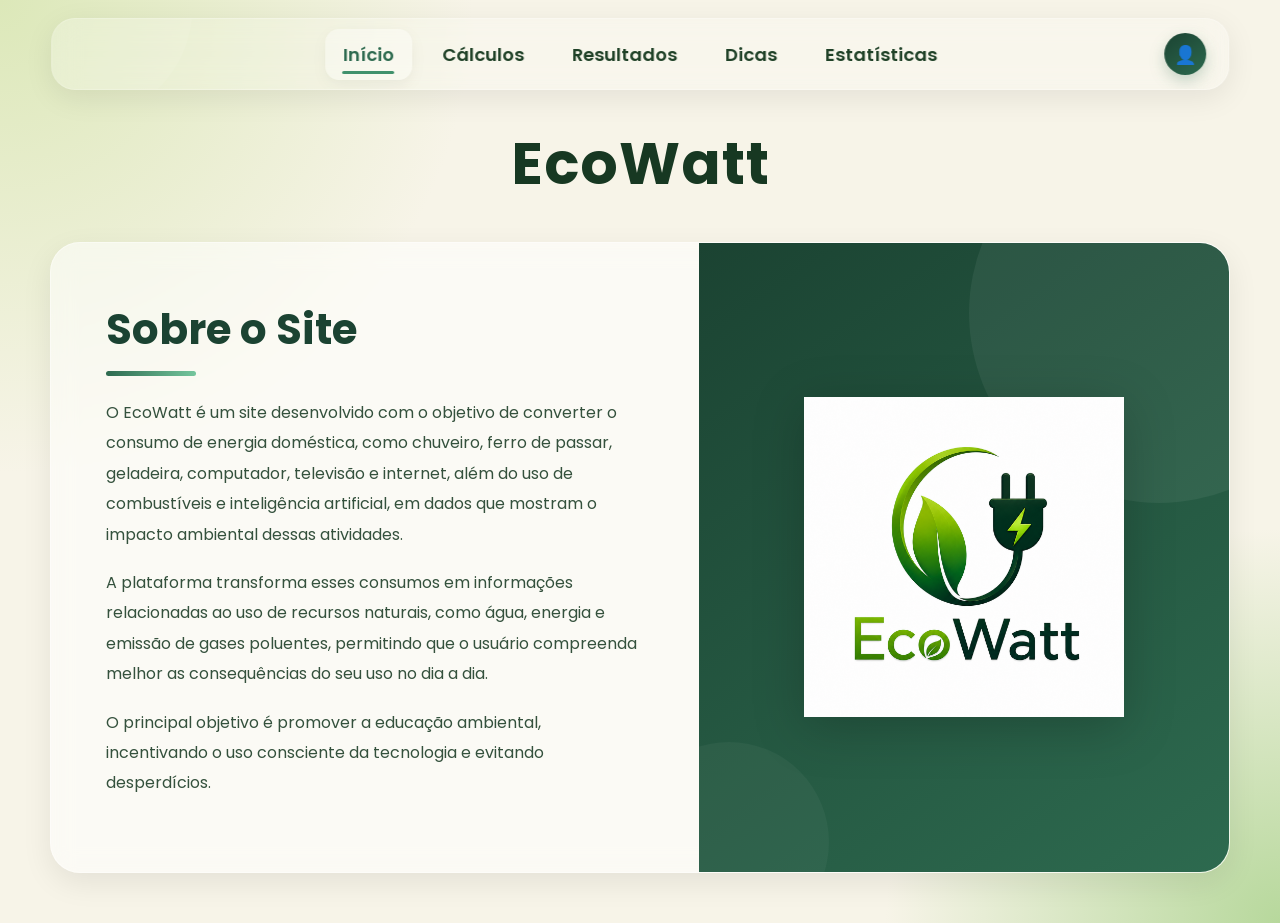
<file: index.html>
<!DOCTYPE html>
<html lang="pt-br">
<head>
<meta charset="UTF-8">
<title>EcoWatt - Início</title>

<link rel="stylesheet" href="style.css">
<link rel="stylesheet" href="navbar.css">
</head>

<body>

<div id="navbar"></div>

<h1>EcoWatt</h1>

<div class="container">
    <div class="bloco">

        <div class="conteudo">

            
            <div class="texto">

                <h2>Sobre o Site</h2>

                <p>
                    O EcoWatt é um site desenvolvido com o objetivo de converter o consumo
                    de energia doméstica, como chuveiro, ferro de passar, geladeira,
                    computador, televisão e internet, além do uso de combustíveis e
                    inteligência artificial, em dados que mostram o impacto ambiental
                    dessas atividades.
                </p>

                <p>
                    A plataforma transforma esses consumos em informações relacionadas
                    ao uso de recursos naturais, como água, energia e emissão de gases
                    poluentes, permitindo que o usuário compreenda melhor as consequências
                    do seu uso no dia a dia.
                </p>

                <p>
                    O principal objetivo é promover a educação ambiental, incentivando
                    o uso consciente da tecnologia e evitando desperdícios.
                </p>

            </div>

            
            <div class="imagem">
                <img src="img/EcoWatt.png" alt="Logo EcoWatt">
            </div>

        </div>

    </div>
</div>

<script src="navbar.js"></script>

</body>
</html>
</file>
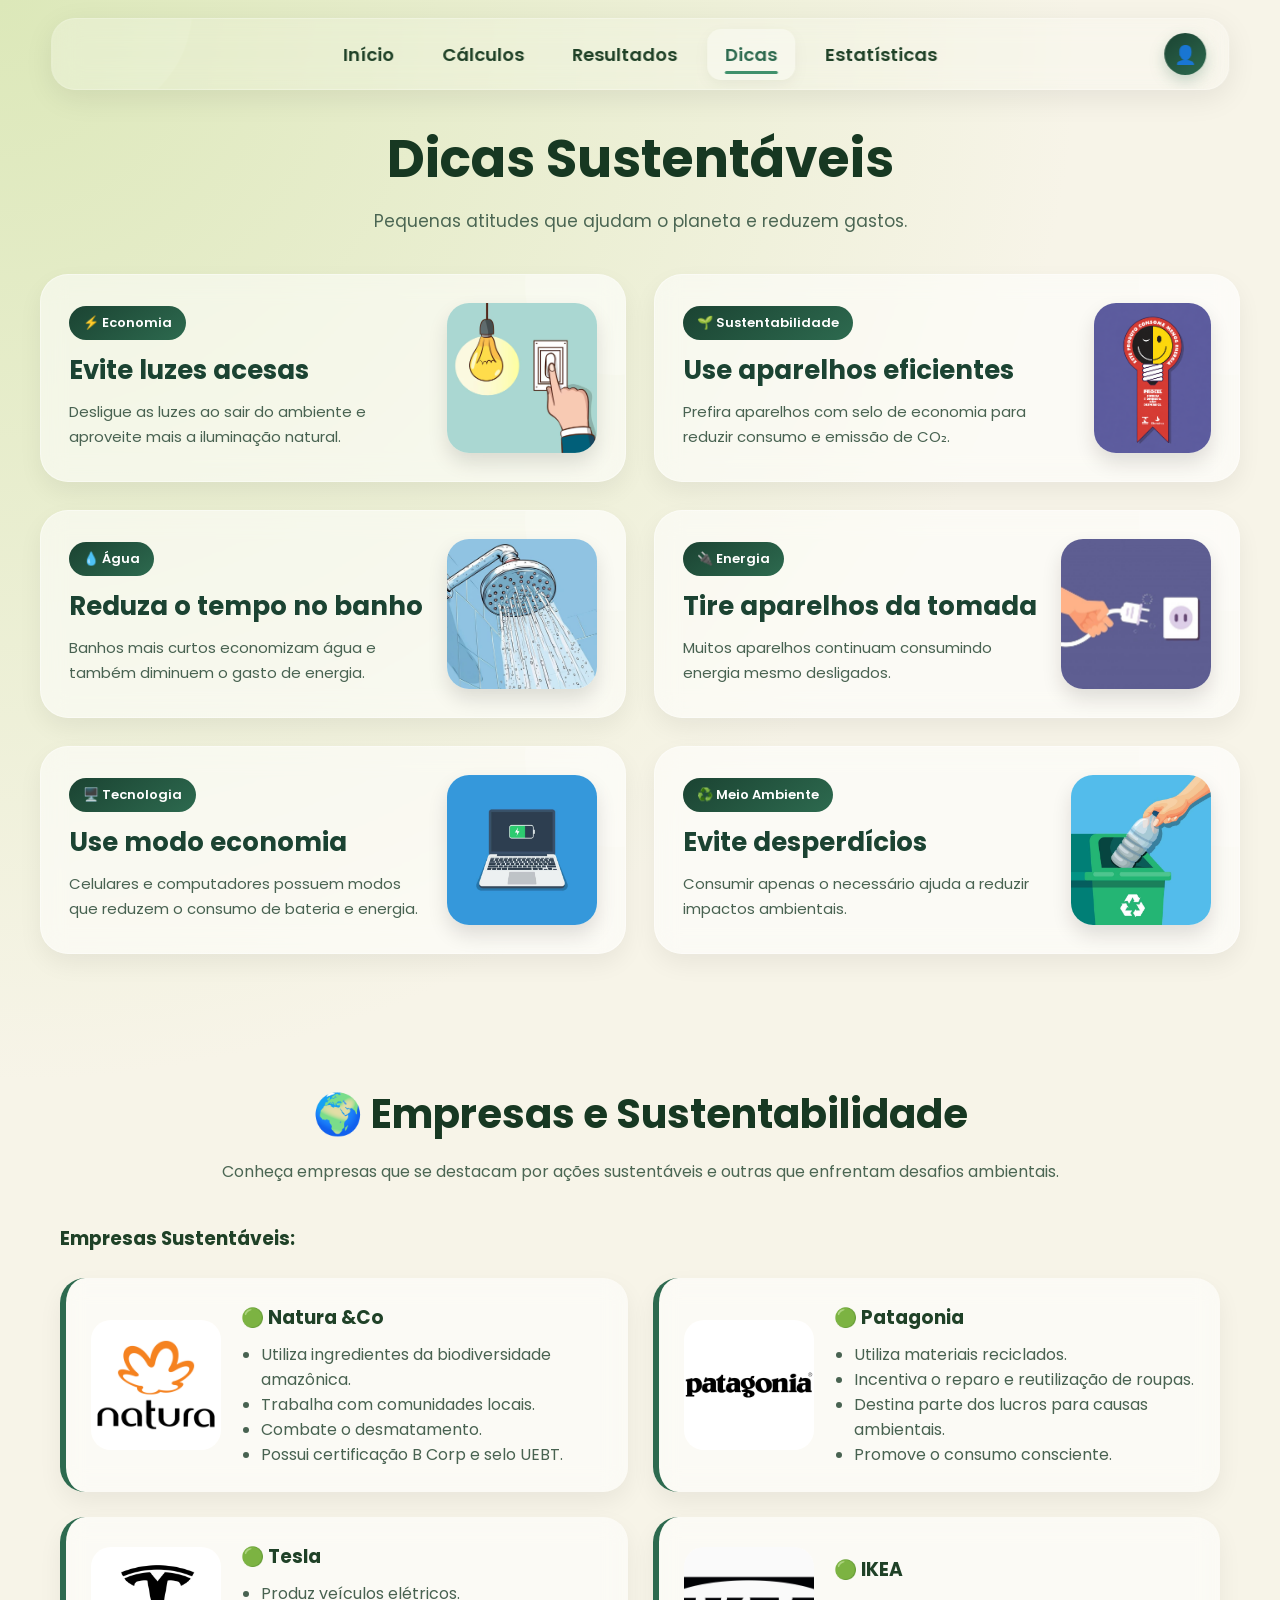
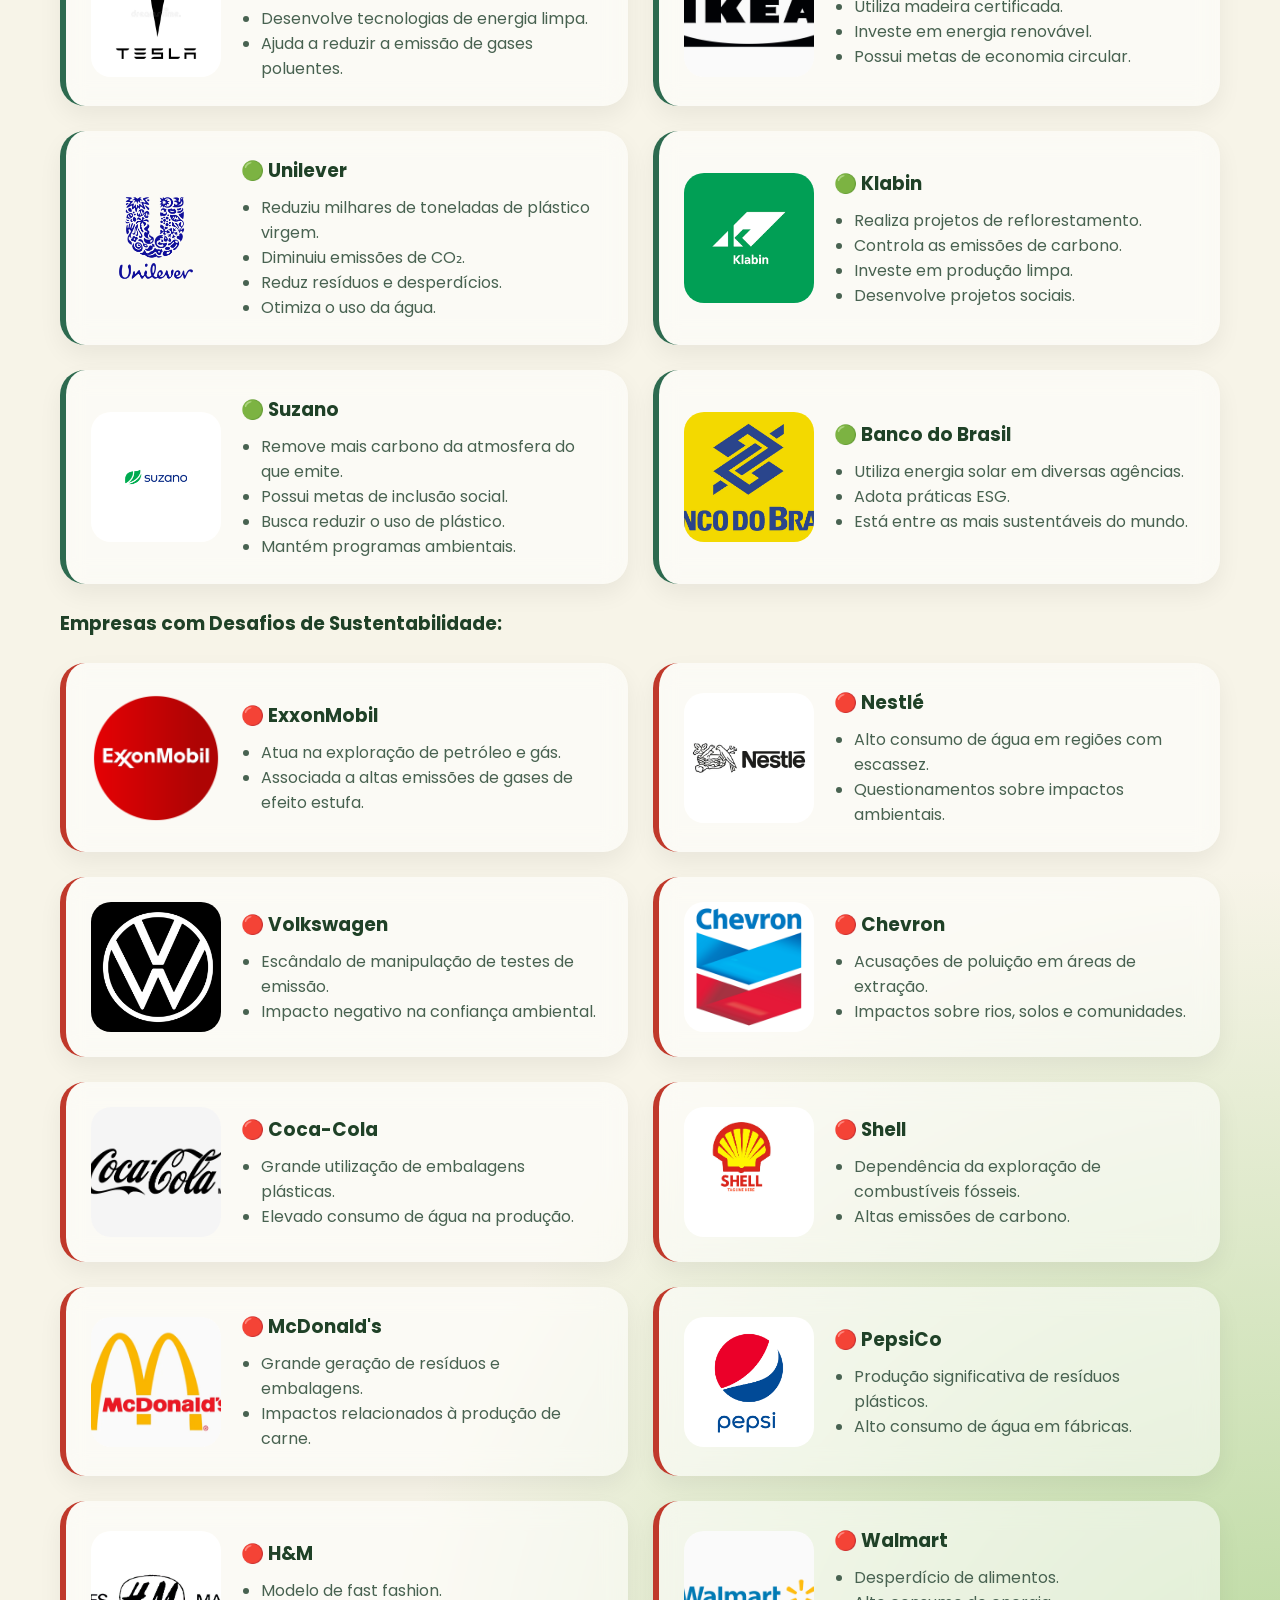
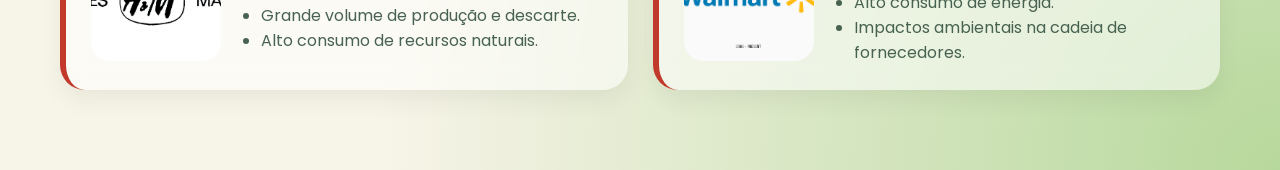
<file: dicas.html>
<!DOCTYPE html>
<html lang="en">
<head>
    <meta charset="UTF-8">
    <meta name="viewport" content="width=device-width, initial-scale=1.0">
    <title>Document</title>
    <link rel="stylesheet" href="dicas.css">  
    <link rel="stylesheet" href="navbar.css"> 
</head>
<body>

    <div id="navbar"></div>

    <h1>Dicas Sustentáveis</h1>

    <p class="subtitulo">
        Pequenas atitudes que ajudam o planeta e reduzem gastos.
    </p>

    <div class="container">

        <div class="dicas-grid">

            
            <a href="https://pt.scienceaq.com/Energy/1004335150.html" target="_blank" class="dica-link">
                <div class="dica">
                    <div class="texto">
                        <span>⚡ Economia</span>
                        <h3>Evite luzes acesas</h3>
                        <p>
                            Desligue as luzes ao sair do ambiente
                            e aproveite mais a iluminação natural.
                        </p>
                    </div>
                    <img src="img/lampada.avif" alt="Lâmpada">
                </div>
            </a>

           
            <a href="https://www.gov.br/inmetro/pt-br/assuntos/avaliacao-da-conformidade/programa-brasileiro-de-etiquetagem" target="_blank" class="dica-link">
                <div class="dica">
                    <div class="texto">
                        <span>🌱 Sustentabilidade</span>
                        <h3>Use aparelhos eficientes</h3>
                        <p>
                            Prefira aparelhos com selo de economia
                            para reduzir consumo e emissão de CO₂.
                        </p>
                    </div>
                    <img src="img/selo.png" alt="Economia">
                </div>
            </a>

           
            <a href="https://portal6.com.br/2025/08/31/qual-o-tempo-ideal-de-banho-para-gastar-menos-agua-sem-perder-o-conforto-de-acordo-com-pesquisadores/" target="_blank" class="dica-link">
                <div class="dica">
                    <div class="texto">
                        <span>💧 Água</span>
                        <h3>Reduza o tempo no banho</h3>
                        <p>
                            Banhos mais curtos economizam água
                            e também diminuem o gasto de energia.
                        </p>
                    </div>
                    <img src="img/chuveiro.jpg" alt="Banho">
                </div>
            </a>

            
            <a href="https://g1.globo.com/mt/mato-grosso/especial-publicitario/energisa-energia-e-o-clima/noticia/2025/11/13/tirar-os-eletrodomesticos-da-tomada-garante-seguranca-e-economia.ghtml" target="_blank" class="dica-link">
                <div class="dica">
                    <div class="texto">
                        <span>🔌 Energia</span>
                        <h3>Tire aparelhos da tomada</h3>
                        <p>
                            Muitos aparelhos continuam consumindo
                            energia mesmo desligados.
                        </p>
                    </div>
                    <img src="img/tomada.jpg" alt="Tomada">
                </div>
            </a>

          
            <a href="https://support.google.com/android/answer/7664692?hl=pt-BR" target="_blank" class="dica-link">
                <div class="dica">
                    <div class="texto">
                        <span>🖥️ Tecnologia</span>
                        <h3>Use modo economia</h3>
                        <p>
                            Celulares e computadores possuem modos
                            que reduzem o consumo de bateria e energia.
                        </p>
                    </div>
                    <img src="img/economia.jpg" alt="Computador">
                </div>
            </a>

          
            <a href="https://123ecos.com.br/docs/reducao-da-geracao-de-residuos/" target="_blank" class="dica-link">
                <div class="dica">
                    <div class="texto">
                        <span>♻️ Meio Ambiente</span>
                        <h3>Evite desperdícios</h3>
                        <p>
                            Consumir apenas o necessário ajuda
                            a reduzir impactos ambientais.
                        </p>
                    </div>
                    <img src="img/reciclagem.jpg" alt="Reciclagem">
                </div>
            </a>

        </div>

    </div>
            <section class="empresas">

            <h2>🌍 Empresas e Sustentabilidade</h2>

            <p class="subtitulo-empresa">
                Conheça empresas que se destacam por ações sustentáveis e outras que enfrentam desafios ambientais.
            </p>

            <h3>Empresas Sustentáveis:</h3></br>

            <div class="empresa-grid">

                <!-- Natura -->
        <div class="empresa positiva">
            <img src="img/e1.png" alt="Natura">
            <div>
                <h3>🟢 Natura &Co</h3>
                <ul>
                    <li>Utiliza ingredientes da biodiversidade amazônica.</li>
                    <li>Trabalha com comunidades locais.</li>
                    <li>Combate o desmatamento.</li>
                    <li>Possui certificação B Corp e selo UEBT.</li>
                </ul>
            </div>
        </div>

        <!-- Patagonia -->
        <div class="empresa positiva">
            <img src="img/e2.jpg" alt="Patagonia">
            <div>
                <h3>🟢 Patagonia</h3>
                <ul>
                    <li>Utiliza materiais reciclados.</li>
                    <li>Incentiva o reparo e reutilização de roupas.</li>
                    <li>Destina parte dos lucros para causas ambientais.</li>
                    <li>Promove o consumo consciente.</li>
                </ul>
            </div>
        </div>

        <!-- Tesla -->
        <div class="empresa positiva">
            <img src="img/e3.webp" alt="Tesla">
            <div>
                <h3>🟢 Tesla</h3>
                <ul>
                    <li>Produz veículos elétricos.</li>
                    <li>Desenvolve tecnologias de energia limpa.</li>
                    <li>Ajuda a reduzir a emissão de gases poluentes.</li>
                </ul>
            </div>
        </div>

        <!-- IKEA -->
        <div class="empresa positiva">
            <img src="img/e4.png" alt="IKEA">
            <div>
                <h3>🟢 IKEA</h3>
                <ul>
                    <li>Utiliza madeira certificada.</li>
                    <li>Investe em energia renovável.</li>
                    <li>Possui metas de economia circular.</li>
                </ul>
            </div>
        </div>

        <!-- Unilever -->
        <div class="empresa positiva">
            <img src="img/e5.png" alt="Unilever">
            <div>
                <h3>🟢 Unilever</h3>
                <ul>
                    <li>Reduziu milhares de toneladas de plástico virgem.</li>
                    <li>Diminuiu emissões de CO₂.</li>
                    <li>Reduz resíduos e desperdícios.</li>
                    <li>Otimiza o uso da água.</li>
                </ul>
            </div>
        </div>

        <!-- Klabin -->
        <div class="empresa positiva">
            <img src="img/e6.png" alt="Klabin">
            <div>
                <h3>🟢 Klabin</h3>
                <ul>
                    <li>Realiza projetos de reflorestamento.</li>
                    <li>Controla as emissões de carbono.</li>
                    <li>Investe em produção limpa.</li>
                    <li>Desenvolve projetos sociais.</li>
                </ul>
            </div>
        </div>

        <!-- Suzano -->
        <div class="empresa positiva">
            <img src="img/e7.png" alt="Suzano">
            <div>
                <h3>🟢 Suzano</h3>
                <ul>
                    <li>Remove mais carbono da atmosfera do que emite.</li>
                    <li>Possui metas de inclusão social.</li>
                    <li>Busca reduzir o uso de plástico.</li>
                    <li>Mantém programas ambientais.</li>
                </ul>
            </div>
        </div>

        <!-- Banco do Brasil -->
        <div class="empresa positiva">
            <img src="img/e8.jpg" alt="Banco do Brasil">
            <div>
                <h3>🟢 Banco do Brasil</h3>
                <ul>
                    <li>Utiliza energia solar em diversas agências.</li>
                    <li>Adota práticas ESG.</li>
                    <li>Está entre as mais sustentáveis do mundo.</li>
                </ul>
            </div>
        </div>

        <h3>Empresas com Desafios de Sustentabilidade:</h3></br>

        <!-- ExxonMobil -->
        <div class="empresa negativa">
            <img src="img/e9.png" alt="ExxonMobil">
            <div>
                <h3>🔴 ExxonMobil</h3>
                <ul>
                    <li>Atua na exploração de petróleo e gás.</li>
                    <li>Associada a altas emissões de gases de efeito estufa.</li>
                </ul>
            </div>
        </div>

        <!-- Nestlé -->
        <div class="empresa negativa">
            <img src="img/e10.jpg" alt="Nestlé">
            <div>
                <h3>🔴 Nestlé</h3>
                <ul>
                    <li>Alto consumo de água em regiões com escassez.</li>
                    <li>Questionamentos sobre impactos ambientais.</li>
                </ul>
            </div>
        </div>

        <!-- Volkswagen -->
        <div class="empresa negativa">
            <img src="img/e11.jpg" alt="Volkswagen">
            <div>
                <h3>🔴 Volkswagen</h3>
                <ul>
                    <li>Escândalo de manipulação de testes de emissão.</li>
                    <li>Impacto negativo na confiança ambiental.</li>
                </ul>
            </div>
        </div>

        <!-- Chevron -->
        <div class="empresa negativa">
            <img src="img/e12.png" alt="Chevron">
            <div>
                <h3>🔴 Chevron</h3>
                <ul>
                    <li>Acusações de poluição em áreas de extração.</li>
                    <li>Impactos sobre rios, solos e comunidades.</li>
                </ul>
            </div>
        </div>

        <!-- Coca-Cola -->
        <div class="empresa negativa">
            <img src="img/e13.png" alt="Coca-Cola">
            <div>
                <h3>🔴 Coca-Cola</h3>
                <ul>
                    <li>Grande utilização de embalagens plásticas.</li>
                    <li>Elevado consumo de água na produção.</li>
                </ul>
            </div>
        </div>

        <!-- Shell -->
        <div class="empresa negativa">
            <img src="img/e14.jpg" alt="Shell">
            <div>
                <h3>🔴 Shell</h3>
                <ul>
                    <li>Dependência da exploração de combustíveis fósseis.</li>
                    <li>Altas emissões de carbono.</li>
                </ul>
            </div>
        </div>

        <!-- McDonald's -->
        <div class="empresa negativa">
            <img src="img/e15.jpg" alt="McDonald's">
            <div>
                <h3>🔴 McDonald's</h3>
                <ul>
                    <li>Grande geração de resíduos e embalagens.</li>
                    <li>Impactos relacionados à produção de carne.</li>
                </ul>
            </div>
        </div>

        <!-- PepsiCo -->
        <div class="empresa negativa">
            <img src="img/e16.jpg" alt="PepsiCo">
            <div>
                <h3>🔴 PepsiCo</h3>
                <ul>
                    <li>Produção significativa de resíduos plásticos.</li>
                    <li>Alto consumo de água em fábricas.</li>
                </ul>
            </div>
        </div>

        <!-- H&M -->
        <div class="empresa negativa">
            <img src="img/e17.jpg" alt="H&M">
            <div>
                <h3>🔴 H&M</h3>
                <ul>
                    <li>Modelo de fast fashion.</li>
                    <li>Grande volume de produção e descarte.</li>
                    <li>Alto consumo de recursos naturais.</li>
                </ul>
            </div>
        </div>

        <!-- Walmart -->
        <div class="empresa negativa">
            <img src="img/e18.png" alt="Walmart">
            <div>
                <h3>🔴 Walmart</h3>
                <ul>
                    <li>Desperdício de alimentos.</li>
                    <li>Alto consumo de energia.</li>
                    <li>Impactos ambientais na cadeia de fornecedores.</li>
                </ul>
            </div>
        </div>
            </div>

        </section>

    <script src="navbar.js"></script>

</body>
</html>
</file>
<file: style.css>
@import url('https://fonts.googleapis.com/css2?family=Poppins:wght@300;400;500;600;700&display=swap');

*{
    margin: 0;
    padding: 0;
    box-sizing: border-box;
}

body{
    font-family: 'Poppins', sans-serif;

    background:
    radial-gradient(circle at top left, #dce8b9, transparent 30%),
    radial-gradient(circle at bottom right, #b7d89c, transparent 25%),
    #f7f4e8;

    min-height: 100vh;

    padding-top: 120px;

    color: #1f4127;
}

/* TÍTULO */

h1{
    text-align: center;

    font-size: 58px;

    margin-bottom: 35px;

    color: #173822;

    letter-spacing: 1px;
}

/* CONTAINER */

.container{
    width: 100%;

    display: flex;
    justify-content: center;

    padding: 0 20px 50px;
}

/* CARD */

.bloco{
    width: 100%;
    max-width: 1180px;

    background: rgba(255,255,255,0.55);

    backdrop-filter: blur(12px);

    border: 1px solid rgba(255,255,255,0.4);

    border-radius: 30px;

    overflow: hidden;

    box-shadow:
    0 10px 30px rgba(0,0,0,0.08);
}

/* LAYOUT */

.conteudo{
    display: grid;

    grid-template-columns: 1.1fr 0.9fr;

    align-items: center;
}

/* TEXTO */

.texto{
    padding: 55px;
}

.texto h2{
    font-size: 42px;

    margin-bottom: 22px;

    color: #1b4332;

    position: relative;
}

.texto h2::after{
    content: '';

    width: 90px;
    height: 5px;

    background:
    linear-gradient(to right,#2d6a4f,#74c69d);

    border-radius: 20px;

    display: block;

    margin-top: 10px;
}

.texto p{
    font-size: 16px;

    line-height: 1.9;

    margin-bottom: 18px;

    color: #34513d;
}

/* IMAGEM */

.imagem{
    height: 100%;

    background:
    linear-gradient(145deg,#1b4332,#2d6a4f);

    display: flex;
    align-items: center;
    justify-content: center;

    position: relative;

    overflow: hidden;
}

/* CÍRCULO DECORATIVO */

.imagem::before{
    content: '';

    position: absolute;

    width: 380px;
    height: 380px;

    background: rgba(255,255,255,0.06);

    border-radius: 50%;

    top: -120px;
    right: -120px;
}

/* BRILHO */

.imagem::after{
    content: '';

    position: absolute;

    width: 200px;
    height: 200px;

    background: rgba(255,255,255,0.04);

    border-radius: 50%;

    bottom: -70px;
    left: -70px;
}

/* LOGO */

.imagem img{
    width: 80%;
    max-width: 320px;

    position: relative;

    z-index: 2;

    filter:
    drop-shadow(0 10px 25px rgba(0,0,0,0.2));

    transition: 0.4s;
}

.imagem img:hover{
    transform:
    scale(1.03)
    rotate(-1deg);
}

/* RESPONSIVO */

@media(max-width: 950px){

    h1{
        font-size: 42px;
    }

    .conteudo{
        grid-template-columns: 1fr;
    }

    .imagem{
        min-height: 300px;
    }

    .texto{
        padding: 35px 28px;
    }

    .texto h2{
        font-size: 34px;
    }
}

button{
    margin-top: 5px;

    padding: 15px;

    border: none;

    border-radius: 15px;

    background: linear-gradient(145deg,#1b4332,#2d6a4f);

    color: white;

    font-size: 15px;

    font-weight: 600;

    cursor: pointer;

    transition: 0.3s;
}
</file>
<file: navbar.css>
.navbar{
    position: fixed;

    top: 18px;
    left: 50%;

    transform: translateX(-50%);

    width: 92%;
    max-width: 1250px;

    height: 72px;

    padding: 0 28px;

    display: flex;
    align-items: center;
    justify-content: center;

    background: rgba(255,255,255,0.18);

    backdrop-filter: blur(14px);

    border: 1px solid rgba(255,255,255,0.25);

    border-radius: 24px;

    box-shadow:
    0 8px 30px rgba(0,0,0,0.08);

    z-index: 1000;

    overflow: hidden;
}

/* brilho decorativo */

.navbar::before{
    content: '';

    position: absolute;

    width: 220px;
    height: 220px;

    background: rgba(255,255,255,0.08);

    border-radius: 50%;

    top: -120px;
    left: -80px;
}

/* LINKS */

.nav-links{
    display: flex;
    align-items: center;
    gap: 12px;
}

/* BOTÕES */

.nav-links a{
    position: relative;

    color: #1f4127;

    text-decoration: none;

    font-size: 18px;
    font-weight: 600;

    padding: 12px 18px;

    border-radius: 14px;

    transition: 0.3s;
}

/* EFEITO HOVER */

.nav-links a:hover{
    background: rgba(255,255,255,0.35);

    backdrop-filter: blur(10px);

    transform: translateY(-2px);

    color: #2d6a4f;
}

/* LINK ATIVO */

.nav-links a::after{
    content: '';

    position: absolute;

    left: 50%;
    bottom: 6px;

    width: 0%;
    height: 3px;

    background: #40916c;

    border-radius: 10px;

    transition: 0.3s;

    transform: translateX(-50%);
}

.nav-links a:hover::after{
    width: 60%;
}

/* USER */

.nav-user{
    position: absolute;
    right: 22px;
}

/* ÍCONE */

.user-icon{
    width: 42px;
    height: 42px;

    display: flex;
    align-items: center;
    justify-content: center;

    text-decoration: none;

    font-size: 18px;

    border-radius: 50%;

    background:
    linear-gradient(145deg,#1b4332,#2d6a4f);

    color: white;

    transition: 0.3s;

    box-shadow:
    0 6px 15px rgba(45,106,79,0.25);
}

.user-icon:hover{
    transform:
    translateY(-2px)
    scale(1.05);

    box-shadow:
    0 10px 20px rgba(45,106,79,0.35);
}

/* RESPONSIVO */

@media(max-width: 900px){

    .navbar{
        width: 96%;
        height: 68px;
        padding: 0 12px;
    }

    .nav-links{
        gap: 2px;
    }

    .nav-links a{
        padding: 10px 12px;
        font-size: 13px;
    }

    .user-icon{
        width: 38px;
        height: 38px;
        font-size: 16px;
    }
}


.nav-links a.active{

    background: rgba(255,255,255,0.35);

    color: #2d6a4f;

    box-shadow:
    0 5px 15px rgba(0,0,0,0.05);
}

/* LINHA EMBAIXO */

.nav-links a.active::after{
    width: 60%;
}
</file>
<file: dicas.css>
@import url('https://fonts.googleapis.com/css2?family=Poppins:wght@300;400;500;600;700&display=swap');

*{
    margin: 0;
    padding: 0;
    box-sizing: border-box;
}

body{
    font-family: 'Poppins', sans-serif;

    background:
    radial-gradient(circle at top left, #dce8b9, transparent 30%),
    radial-gradient(circle at bottom right, #b7d89c, transparent 25%),
    #f7f4e8;

    min-height: 100vh;

    padding-top: 120px;

    color: #1f4127;
}



h1{
    text-align: center;

    font-size: 52px;

    color: #173822;

    margin-bottom: 10px;
}



.subtitulo{
    text-align: center;

    color: #4b6653;

    font-size: 17px;

    margin-bottom: 40px;
}



.container{
    width: 100%;

    display: flex;
    justify-content: center;

    padding: 0 20px 50px;
}



.dicas-grid{
    width: 100%;
    max-width: 1200px;

    display: grid;

    grid-template-columns: 1fr 1fr;

    gap: 28px;
}



.dica{
    background: rgba(255,255,255,0.55);

    backdrop-filter: blur(12px);

    border: 1px solid rgba(255,255,255,0.4);

    border-radius: 28px;

    overflow: hidden;

    display: flex;
    align-items: center;
    justify-content: space-between;

    gap: 20px;

    padding: 28px;

    transition: 0.35s;

    box-shadow:
    0 10px 25px rgba(0,0,0,0.06);

    position: relative;
}



.dica::before{
    content: '';

    position: absolute;

    width: 180px;
    height: 180px;

    border-radius: 50%;

    background: rgba(255,255,255,0.18);

    top: -80px;
    right: -80px;
}



.dica:hover{
    transform: translateY(-5px);

    box-shadow:
    0 18px 30px rgba(0,0,0,0.08);
}



.texto{
    position: relative;
    z-index: 2;
}

.texto span{
    display: inline-block;

    background:
    linear-gradient(145deg,#1b4332,#2d6a4f);

    color: white;

    padding: 7px 14px;

    border-radius: 999px;

    font-size: 13px;

    font-weight: 600;

    margin-bottom: 15px;
}

.texto h3{
    font-size: 26px;

    color: #1b4332;

    margin-bottom: 12px;

    line-height: 1.2;
}

.texto p{
    color: #486251;

    line-height: 1.7;

    font-size: 15px;
}



.dica img{
    width: 150px;
    height: 150px;

    object-fit: cover;

    border-radius: 22px;

    position: relative;

    z-index: 2;

    box-shadow:
    0 10px 20px rgba(0,0,0,0.12);

    transition: 0.35s;
}


.dica:hover img{
     transform: scale(1.05);
}



@media(max-width: 950px){

    h1{
        font-size: 42px;
    }

    .dicas-grid{
        grid-template-columns: 1fr;
    }

    .dica{
        flex-direction: column;

        text-align: center;
    }

    .texto span{
        margin-inline: auto;
    }

    .dica img{
        width: 100%;
        max-width: 220px;
        height: 220px;
    }
}

.dica-link{
    text-decoration: none;
    color: inherit;
    display: block;
}

.dica-link:hover .dica{
    transform: translateY(-5px);
    transition: 0.3s;
    cursor: pointer;
}

.empresas{
    max-width: 1200px;
    margin: 80px auto;
    padding: 0 20px;
}

.empresas h2{
    text-align: center;
    font-size: 40px;
    color: #173822;
    margin-bottom: 15px;
}

.subtitulo-empresa{
    text-align: center;
    color: #4b6653;
    margin-bottom: 40px;
}

.empresa-grid{
    display: grid;
    grid-template-columns: 1fr 1fr;
    gap: 25px;
}

.empresa{
    background: rgba(255,255,255,0.55);
    backdrop-filter: blur(12px);
    border-radius: 25px;
    padding: 25px;
    display: flex;
    align-items: center;
    gap: 20px;
    transition: .3s;
    box-shadow: 0 10px 25px rgba(0,0,0,0.06);
}

.empresa:hover{
    transform: translateY(-5px);
}

.empresa img{
    width: 130px;
    height: 130px;
    object-fit: cover;
    border-radius: 20px;
}

.empresa h3{
    margin-bottom: 10px;
}

.empresa ul{
    padding-left: 20px;
    color: #486251;
}

.positiva{
    border-left: 6px solid #2d6a4f;
}

.negativa{
    border-left: 6px solid #c0392b;
}

button{
    margin-top: 5px;

    padding: 15px;

    border: none;

    border-radius: 15px;

    background: linear-gradient(145deg,#1b4332,#2d6a4f);

    color: white;

    font-size: 15px;

    font-weight: 600;

    cursor: pointer;

    transition: 0.3s;
}

@media(max-width:950px){

    .empresa-grid{
        grid-template-columns: 1fr;
    }

    .empresa{
        flex-direction: column;
        text-align: center;
    }

    .empresa ul{
        text-align: left;
    }
}
</file>
